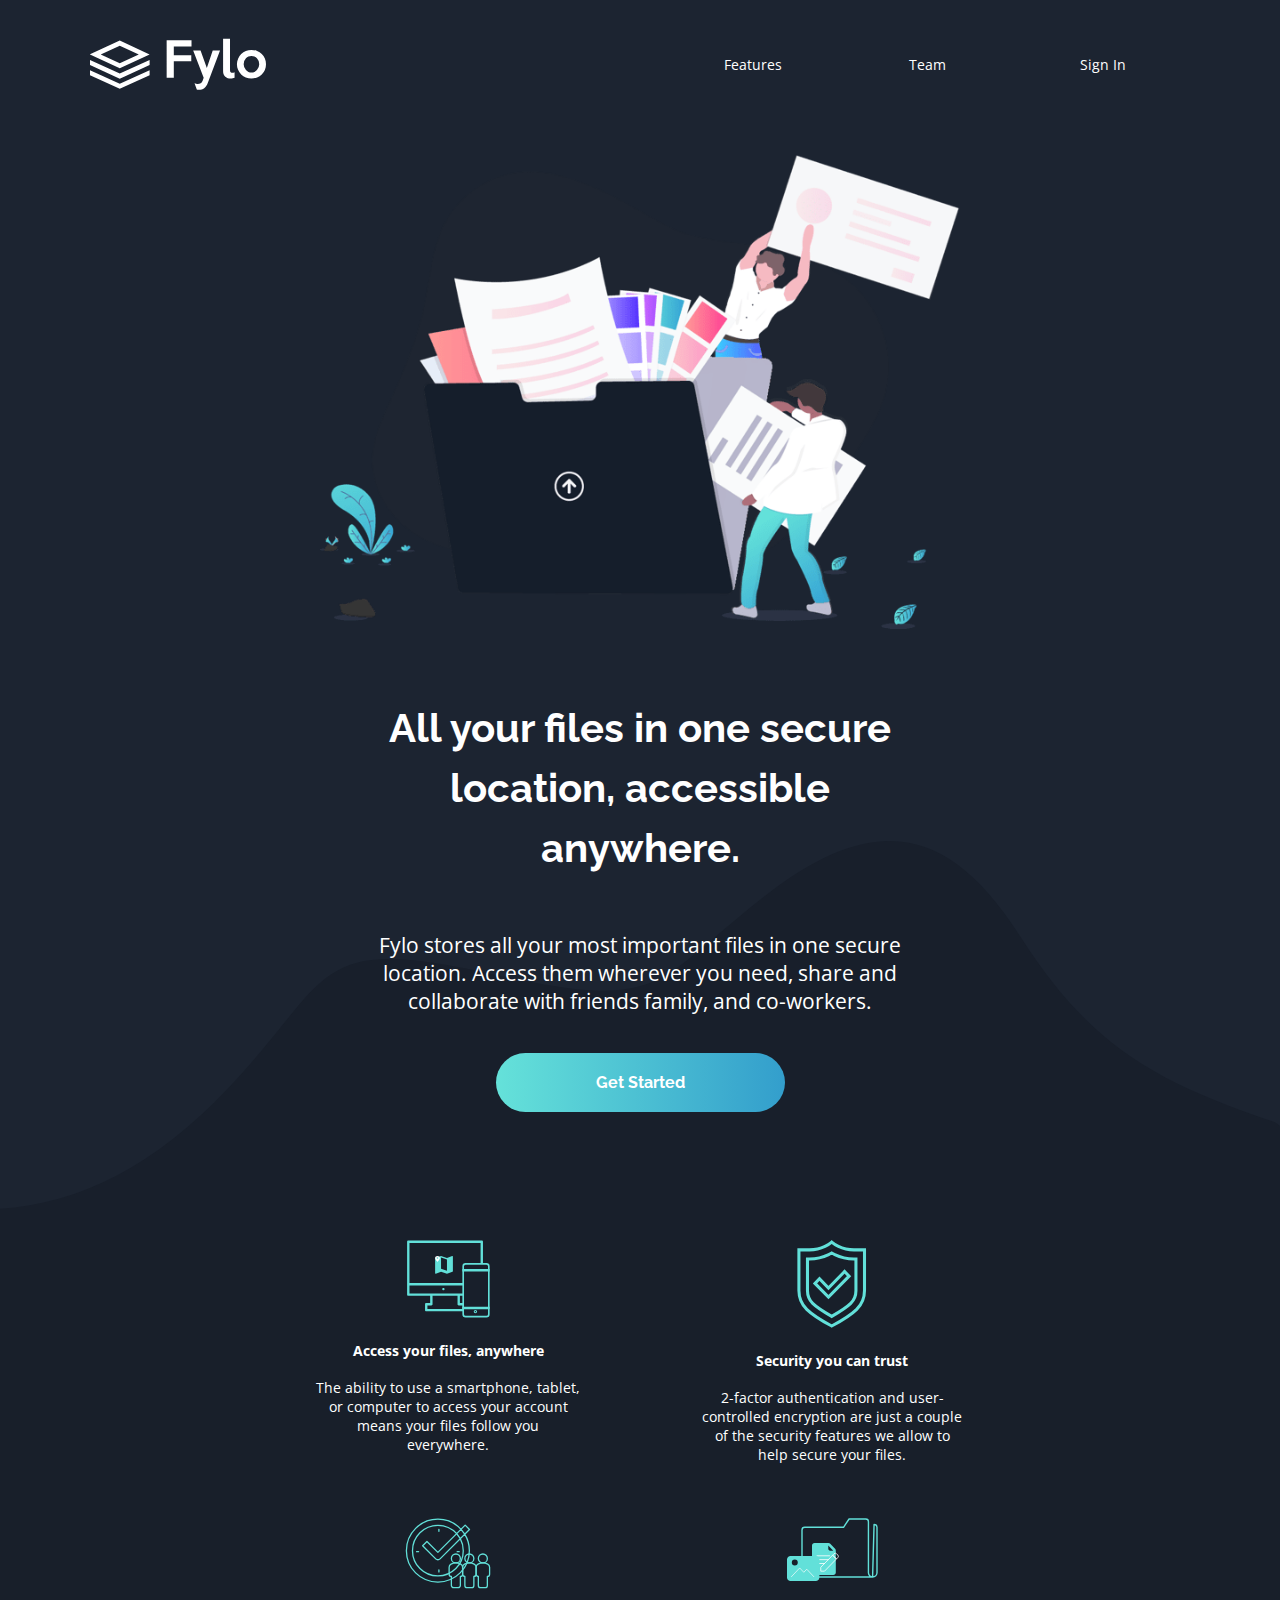
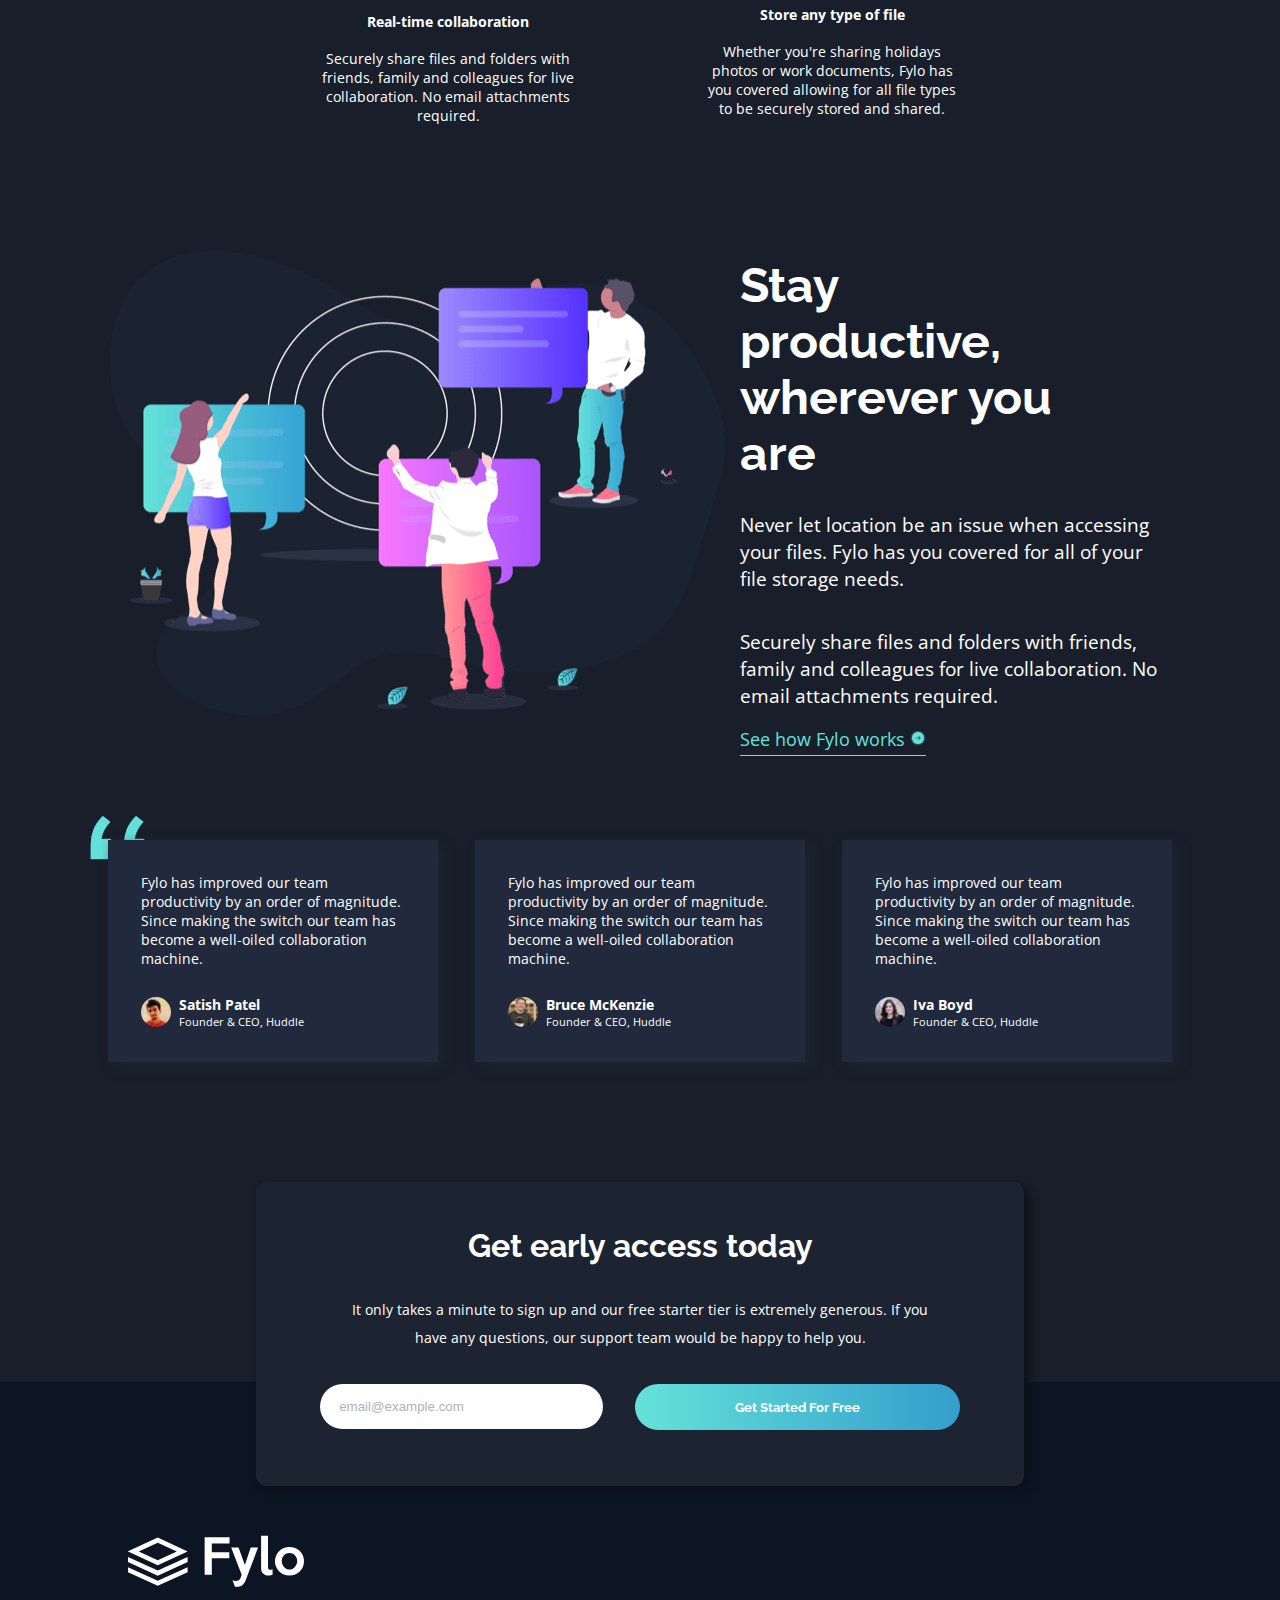
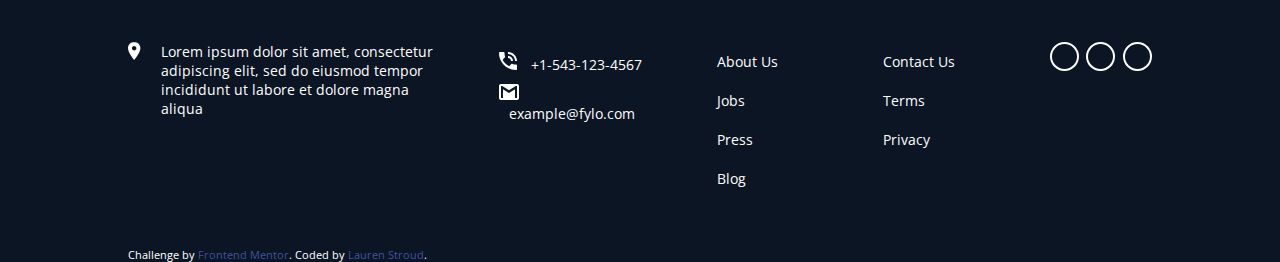
<file: index.html>
<!DOCTYPE html>
<html lang="en">

<head>
  <meta charset="UTF-8">
  <meta name="viewport" content="width=device-width, initial-scale=1.0"> <!-- displays site properly based on user's device -->

  <link rel="icon" type="image/png" sizes="32x32" href="./images/favicon-32x32.png">
  <link rel="stylesheet" href="styles.css">
  <link rel="preconnect" href="https://fonts.gstatic.com">
  <link href="https://fonts.googleapis.com/css2?family=Raleway:wght@400;700&display=swap" rel="stylesheet">
  <link rel="preconnect" href="https://fonts.gstatic.com">
  <link href="https://fonts.googleapis.com/css2?family=Open+Sans:wght@400;700&display=swap" rel="stylesheet">
  <link rel="stylesheet" href="https://use.fontawesome.com/releases/v5.15.3/css/all.css" integrity="sha384-SZXxX4whJ79/gErwcOYf+zWLeJdY/qpuqC4cAa9rOGUstPomtqpuNWT9wdPEn2fk" crossorigin="anonymous">


  <title>Frontend Mentor | Fylo landing page with dark theme and features grid</title>
</head>

<body>
  <section class="intro">

    <div class="nav-flex">
      <img class="logo" src="images/logo.svg" alt="Fylo logo">
      <div class="nav-list">
        <div class="nav-item">
          <a href="#">Features</a>
        </div>
        <div class="nav-item">
          <a href="#">Team</a>
        </div>
        <div class="nav-item">
          <a href="#">Sign In</a>
        </div>
      </div>
    </div>

    <img class="landing-img" src="images/illustration-intro.png" alt="Illustration intro">


    <h1>All your files in one secure location, accessible anywhere.</h1>
<div class="mobile-background">


    <p>Fylo stores all your most important files in one secure location. Access them wherever
      you need, share and collaborate with friends family, and co-workers.</p>


    <button type="button" name="button" class="cta-button button">Get Started</button>
</div>
  </section>
  <div class="four-box-info">
    <div class="box-info">
      <img src="images/icon-access-anywhere.svg" alt="Access Anywhere">
      <h4>Access your files, anywhere</h4>

      <p>The ability to use a smartphone, tablet, or computer to access your account means your
        files follow you everywhere.</p>
    </div>
    <div class="box-info">
      <img src="images/icon-security.svg" alt="Secuirty">
      <h4>Security you can trust</h4>



      <p>2-factor authentication and user-controlled encryption are just a couple of the security
        features we allow to help secure your files.
      </p>

    </div>
    <div class="box-info">

      <img src="images/icon-collaboration.svg" alt="collaboration">
      <h4>Real-time collaboration</h4>

      <p>Securely share files and folders with friends, family and colleagues for live collaboration.
        No email attachments required.</p>
    </div>
    <div class="box-info">
      <img src="images/icon-any-file.svg" alt="Any File">
      <h4>Store any type of file</h4>

      <p>Whether you're sharing holidays photos or work documents, Fylo has you covered allowing for all
        file types to be securely stored and shared.</p>
    </div>
  </div>
  <div class="stay-productive-container">

    <img class="stay-productive-img" src="images/illustration-stay-productive.png" alt="Stay Productive">
    <div class="stay-productive-content">
      <h2>Stay productive, wherever you are</h2>

      <p>Never let location be an issue when accessing your files. Fylo has you covered for all of your file
        storage needs.</P>
      <br>
      <p>
        Securely share files and folders with friends, family and colleagues for live collaboration. No email
        attachments required.</p>

      <a class="fylo-work-link" href="#">See how Fylo works <img src="images/icon-arrow.svg" alt=""> </a>
    </div>

  </div>
  <div class="review-container">


    <div class="review-box">
      <div class="review-box-content">
        <p> Fylo has improved our team productivity by an order of magnitude. Since making the switch our team has
          become a well-oiled collaboration machine.</p>
        <div class="review-box-nametag-contents">

          <img src="images/profile-1.jpg" alt="Satish Patel">
          <div class="review-box-nametag">

            <p><strong>Satish Patel</strong></p>
            <p class="review-titles">Founder & CEO, Huddle</p>
          </div>
        </div>
      </div>
    </div>
    <div class="review-box">
      <div class="review-box-content">

        <p>Fylo has improved our team productivity by an order of magnitude. Since making the switch our team has
          become a well-oiled collaboration machine. </p>
        <div class="review-box-nametag-contents">

          <img src="images/profile-2.jpg" alt="Bruce McKenzie">
          <div class="review-box-nametag">
            <p><strong>Bruce McKenzie</strong></p>
            <p class="review-titles">Founder & CEO, Huddle</p>
          </div>
        </div>
      </div>
    </div>

    <div class="review-box">
      <div class="review-box-content">
        <p> Fylo has improved our team productivity by an order of magnitude. Since making the switch our team has
          become a well-oiled collaboration machine.</p>
        <div class="review-box-nametag-contents">

          <img src="images/profile-3.jpg" alt="Satish Patel">
          <div class="review-box-nametag">
            <p><strong>Iva Boyd</strong></p>
            <p class="review-titles">Founder & CEO, Huddle</p>
          </div>
        </div>
      </div>
    </div>
  </div>
  <div class="cta-and-footer">

    <div class="email-container">

      <h3>Get early access today</h3>
      <p class="email-paragraph">It only takes a minute to sign up and our free starter tier is extremely generous. If you have any
        questions, our support team would be happy to help you.</p>
      <form action="index.html" method="post">
        <div class="form-flex">


          <input type="email" id="email" name="lname" placeholder="email@example.com">
          <input class="email-button button" type="submit" value="Get Started For Free" onclick="emailValidation()">
        </div>
        <p id="invalid-message">Please enter a valid email address</p>

      </form>

    </div>

    <footer class="footer">

      <img src="images/logo.svg" alt="Fylo">

      <div class="footer-flex-container">

        <div class="footer-location footer-flex">
          <img src="images/icon-location.svg" alt="location marker icon">
          <p>Lorem ipsum dolor sit amet, consectetur adipiscing elit, sed do eiusmod tempor incididunt ut labore et
            dolore magna aliqua</p>
        </div>


        <div class="footer-flex-div footer-flex">
          <div class="footer-col-flex">
            <img src="images/icon-phone.svg" alt="ringing phone icon">
            <p> +1-543-123-4567</p>
          </div>

          <div class="footer-col-flex">
            <img src="images/icon-email.svg" alt="email icon">
            <p> example@fylo.com</p>
          </div>

        </div>

        <div class="footer-links footer-flex">

          <div class="footer-col-flex"><a href="#">About Us</a></div>
          <div class="footer-col-flex"><a href="#">Jobs</a></div>
          <div class="footer-col-flex"><a href="#">Press</a></div>
          <div class="footer-col-flex"><a href="#">Blog</a></div>
        </div>

        <div class="footer-links footer-flex">

          <div class="footer-col-flex"><a href="#">Contact Us</a></div>
          <div class="footer-col-flex"><a href="#">Terms</a></div>
          <div class="footer-col-flex"><a href="#">Privacy</a></div>
        </div>

        <div class="footer-icons footer-flex">
          <div class="footer-icon-border icon-1"> <a href="#"> <i class="fab fa-facebook-f"></i></a></div>
          <div class="footer-icon-border icon-2"> <a href="#"> <i class="fab fa-twitter"></i></a></div>
          <div class="footer-icon-border icon-3"> <a href="#"> <i class="fab fa-instagram"></i></a></div>
        </div>


      </div>


      <p class="attribution">
        Challenge by <a href="https://www.frontendmentor.io?ref=challenge" target="_blank">Frontend Mentor</a>.
        Coded by <a href="#">Lauren Stroud</a>.
      </p>
    </footer>

</body>
<script src="index.js"></script>

</html>
</file>
<file: styles.css>
.attribution {
  font-size: 11px;
  position: absolute;
  bottom: 0;
}

.attribution a {
  color: hsl(228, 45%, 44%);
}

body {
  background-color: hsl(218, 28%, 13%);
  color: hsl(0, 0%, 100%);
  font-family: 'Open Sans', sans-serif;
  text-align: center;
  margin: 0;
  font-size: 14px;
}

a {
  text-decoration: none;
  color: hsl(0, 0%, 100%);
}

a:hover {
  text-decoration: underline;
}

h1 {
  font-size: 2.5rem;
  padding: 2% 27%;
  font-family: 'Raleway', sans-serif;
  line-height: 1.5;
}

h2 {
  font-family: 'Raleway', sans-serif;
  font-size: 3rem;
  margin-bottom: 7%;
  padding-right: 20%;
}

h3 {
  font-family: 'Raleway', sans-serif;
  font-size: 2rem;
}

p {
  margin: 0px;
}

.button {
  background: linear-gradient(to right, hsl(176, 68%, 64%) 0%, hsl(198, 60%, 50%) 100%);
  border-radius: 35px;
  border: none;
  color: #ffffff;
  font-family: 'Raleway', sans-serif;
}

.button:hover {
  background: hsl(176, 68%, 64%);
}

/*landing page and navbar*/
/*nav bar*/
.nav-flex {
  display: flex;
  justify-content: space-between;
  align-items: center;
  padding: 3% 7% 3%;
}

.nav-list {
  flex-basis: 50%;
  display: flex;
  justify-content: flex-end;
  align-items: center;
}

.nav-item {
  width: 175px;
  text-decoration: none;
  white-space: nowrap;
}

.intro a:hover {
  /*navbar links*/
  font-weight: 700;
}

.intro {
  background-color: hsl(217, 28%, 15%);
  background-image: url('images/bg-curvy-desktop.svg');
  background-repeat: no-repeat;
  background-position: center bottom;
  background-size: contain;
  padding-bottom: 5%;
}

.intro a:hover {
  /*navbar links*/
  font-weight: 700;
}

.landing-img {
  padding: 2% 0 1% 0;
  width: 50%;
}

.intro p {
  font-size: 1.3rem;
  padding: 0 29%;
}

.cta-button {
  font-size: 1rem;
  font-weight: 700;
  margin: 3% 0 5%;
  padding: 20px 100px;
}

.four-box-info {
  display: flex;
  flex-wrap: wrap;
  justify-content: space-around;
  margin: 0 20% 3%;
}

.box-info {
  flex-basis: 40%;
  margin-bottom: 7%;
  text-align: center;
}

.box-info p {
  padding: 0 7%;
}

.stay-productive-container {
  display: flex;
  justify-content: space-around;
  align-items: center;
  margin: 0 8% 5%;
}

.stay-productive-img {
  flex-basis: 45%;
}

.stay-productive-content {
  flex-basis: 40%;
  text-align: left;
}

.stay-productive-content p {
  font-size: 1.2rem;
  padding-bottom: 4%;
}

.stay-productive-content a {
  font-size: 1.1rem;
}

.fylo-work-link {
  color: hsl(176, 68%, 64%);
  border-bottom: 1px solid hsl(176, 68%, 64%);
  padding-bottom: 1%;
}

.fylo-work-link:hover {
  color: hsl(0, 0%, 100%);
  border-color: hsl(0, 0%, 100%);
  filter: grayscale() brightness(1.2);
  text-decoration: none;
}

.review-container {
  display: flex;
  justify-content: space-around;
  margin: 1% 7%;
  padding-top: 2%;
  background-image: url("images/bg-quotes.png");
  background-repeat: no-repeat;
}

.review-box {
  background-color: hsl(219, 30%, 18%);
  flex-basis: 30%;
  box-shadow: 5px 5px 10px hsl(217, 28%, 15%);
}

.review-box-content {
  margin: 10%;
  text-align: left;
}

.review-box-content img {
  border-radius: 50%;
  width: 30px;
  height: 30px;
}

.review-box-nametag-contents {
  display: flex;
  justify-content: flex-start;
  align-items: center;
  margin-top: 10%;
}

.review-box-nametag {
  padding-left: 3%;
}

.review-box-nametag p {
  margin: 0;
}

.review-titles {
  font-size: 0.7rem;
}

.cta-and-footer {
  position: relative;
}

/*email container */
.email-container {
  position: absolute;
  background-color: hsl(217, 28%, 15%);
  margin: 5% 20%;
  padding: 1% 5% 3%;
  border-radius: 10px;
  bottom: 65%;
  box-shadow: 5px 5px 10px hsl(217, 28%, 7%);
  z-index: 1;
}

.email-paragraph {
  margin: 5%;
  line-height: 2;
}

.form-flex {
  display: flex;
  justify-content: center;
  align-items: center;
}

#email {
  border-radius: 35px;
  border-style: none;
  display: inline;
  padding: 15px 3%;
  flex-basis: 70%;
}

#email::placeholder {
  color: hsl(0, 0%, 70%);
}

.email-button {
  padding: 15px 100px;
  margin-left: 5%;
  font-weight: 700;
}

#invalid-message {
  visibility: hidden;
  text-align: left;
  margin: 0px;
  padding-left: 5%;
  color: hsl(0, 100%, 63%);
  font-size: 0.8rem;
}

/*Footer*/
.footer {
  position: relative;
  background-color: hsl(216, 53%, 9%);
  text-align: left;
  padding: 12% 10% 5%;
  margin-top: 25%;
}

.footer-flex-container {
  display: flex;
  justify-content: space-between;
  align-items: flex-start;
  margin-top: 5%;
  z-index: 9999999;
}

.footer-location {
  text-align: left;
  flex-basis: 30%;
  display: flex;
  justify-content: flex-start;
  align-items: flex-start;
}

.footer-location p {
  padding-left: 20px;
}

.footer-flex-div {
  flex-basis: 15%;
}

.footer-col-flex {
  margin: 10px 0px;
}

.footer-flex-div p {
  display: inline;
  padding-left: 10px;
}

.footer-links {
  display: flex;
  justify-content: center;
  align-items: flex-start;
  flex-direction: column;
  flex-basis: 10%;
}

.footer-links a:hover {
  font-weight: 700;
  text-decoration: none;
}

.footer-icons {
  display: flex;
  justify-content: space-between;
  align-items: center;
  flex-direction: row;
  flex-basis: 10%;
}

.footer-icon-border {
  border-radius: 35px;
  border-style: solid;
  width: 25px;
  height: 25px;
  border-width: 2px;
  display: flex;
  justify-content: center;
  align-items: center;
}

.icon-1:hover, .icon-2:hover, .icon-3:hover {
  border-color: hsl(176, 68%, 64%);
}

.icon-1:hover a, .icon-2:hover a, .icon-3:hover a {
  color: hsl(176, 68%, 64%);
}

@media only screen and (max-width: 600px) {
  h1 {
    padding: 10% 5% 10%;
    margin: 0 0;
    background-color: hsl(217, 28%, 15%);
    background-image: url('images/bg-curvy-desktop.svg');
    background-repeat: no-repeat;
    background-position: center bottom;
    background-size: contain;
  }

  h2 {
    font-size: 1.6rem;
    text-align: center;
    padding-right: 0;
  }

  .nav-flex {
    padding: 5% 4%;
  }

  .nav-item {
    width: auto;
    flex-grow: 1;
  }

  .logo {
    width: 30%;
  }

  .landing-img {
    width: 85%;
  }
.mobile-background{
  background-color: hsl(218, 28%, 13%);
}
.intro {
  padding-bottom: 0;
}
  .intro p {
    padding: 1% 6% 3%;
    line-height: 1.5;
  }

  .cta-button {
    margin-top: 3%;
    margin-bottom: 10%;
    padding: 20px 120px;
    background: hsl(198, 60%, 50%);
  }

  .four-box-info {
    margin: 5% 5% 0;
    flex-direction: column;
  }

  .box-info {
    margin: 12% 0;
  }

  .stay-productive-container {
    flex-direction: column;
  }

  .stay-productive-img {
    width: 100%;
    margin-bottom: 10%;
  }

  .review-container {
    flex-direction: column-reverse;
    padding-top: 5%;
    margin: 30% 10%;
  }

  .review-box {
    border-radius: 10px;
    margin: 3% 0;
  }


  .review-box-content {
    margin: 8% 7%;
    line-height: 2;
  }

  .review-titles {
    font-size: 0.8rem;
  }

  .email-container {
    margin: 3% 5%;
    bottom: 80%;
  }

  .footer {
    margin-top: 50%;
  }

  .form-flex {
    flex-direction: column;
    justify-content: center;
  }

  #email {
    min-width: 88%;
    padding: 25px 6%;
  }

  .email-button {
    margin-left: 0;
    width: 100%;
    padding: 25px 0;
    margin-top: 5%;
    font-size: 1.1rem;
  }

  .footer {
    margin-top: 70%;
    padding: 60% 10% 5%;
  }

  .footer-flex-container {
    flex-direction: column;

  }

  .footer-flex {
    margin:5% 0;
  }

  .footer-icons {
    width: 100%;
    align-self: center;
    justify-content: center;
    margin: 10% 0 20%;
  }

  .footer-icon-border {
    margin:2%;
  }
}
</file>
